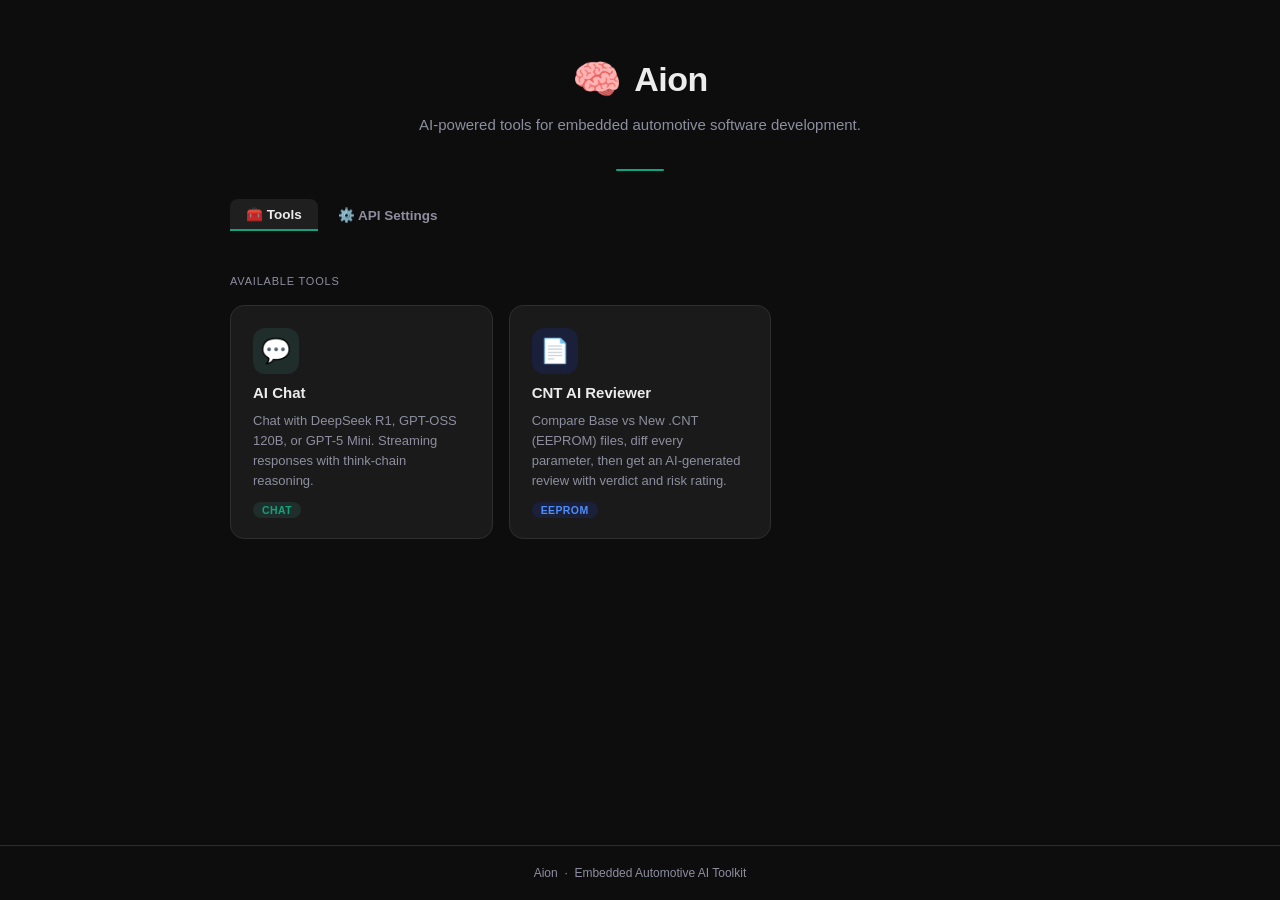
<file: index.html>
﻿<!DOCTYPE html>
<html lang="en">
<head>
  <meta charset="UTF-8" />
  <meta name="viewport" content="width=device-width, initial-scale=1.0" />
  <title>Aion &#x2014; AI Toolkit</title>
  <style>
    *, *::before, *::after { box-sizing: border-box; margin: 0; padding: 0; }
    :root {
      --bg:     #0d0d0d;
      --card:   #1a1a1a;
      --border: #2e2e2e;
      --accent: #10a37f;
      --text:   #ececec;
      --muted:  #8e8ea0;
      --font: -apple-system, BlinkMacSystemFont, "Segoe UI", Roboto, sans-serif;
    }
    body { font-family: var(--font); background: var(--bg); color: var(--text); min-height: 100vh; display: flex; flex-direction: column; }
    header { padding: 56px 40px 0; display: flex; flex-direction: column; align-items: center; gap: 10px; }
    .logo-row { display: flex; align-items: center; gap: 12px; }
    .logo-icon { font-size: 40px; }
    h1 { font-size: 34px; font-weight: 800; letter-spacing: -0.5px; }
    .subtitle { color: var(--muted); font-size: 15px; text-align: center; max-width: 520px; line-height: 1.6; }
    .divider { width: 48px; height: 2px; background: var(--accent); border-radius: 2px; margin: 22px auto 0; }
    main { flex: 1; padding: 44px 40px; max-width: 900px; margin: 0 auto; width: 100%; }
    .section-label { font-size: 11px; text-transform: uppercase; letter-spacing: 0.8px; color: var(--muted); margin-bottom: 18px; }
    .tools-grid { display: grid; grid-template-columns: repeat(auto-fill, minmax(260px, 1fr)); gap: 16px; }
    .tool-card { background: var(--card); border: 1px solid var(--border); border-radius: 14px; padding: 22px 22px 20px; text-decoration: none; color: inherit; display: flex; flex-direction: column; gap: 10px; transition: border-color .2s, transform .15s, box-shadow .2s; }
    .tool-card:hover { border-color: var(--accent); transform: translateY(-2px); box-shadow: 0 8px 28px rgba(0,0,0,.45); }
    .tool-icon { width: 46px; height: 46px; border-radius: 12px; background: #1f2e2a; display: flex; align-items: center; justify-content: center; font-size: 24px; }
    .tool-name { font-size: 15px; font-weight: 700; }
    .tool-desc { font-size: 13px; color: var(--muted); line-height: 1.55; }
    .tool-tag { font-size: 10.5px; font-weight: 600; background: #1f2e2a; color: var(--accent); padding: 2px 9px; border-radius: 999px; align-self: flex-start; text-transform: uppercase; letter-spacing: .4px; }
    footer { padding: 20px 40px; text-align: center; font-size: 12px; color: var(--muted); border-top: 1px solid var(--border); }

    /* ── Tabs ── */
    .tab-bar { display: flex; gap: 4px; padding: 28px 40px 0; max-width: 900px; margin: 0 auto; width: 100%; }
    .tab-btn { background: none; border: none; color: var(--muted); font-family: var(--font); font-size: 13.5px; font-weight: 600; padding: 7px 16px; border-radius: 8px; cursor: pointer; transition: color .15s, background .15s; }
    .tab-btn:hover { color: var(--text); background: #1f1f1f; }
    .tab-btn.active { color: var(--text); background: #1f1f1f; border-bottom: 2px solid var(--accent); border-radius: 8px 8px 0 0; }
    .tab-pane { display: none; }
    .tab-pane.active { display: block; }

    /* ── API Settings form ── */
    .api-form { background: var(--card); border: 1px solid var(--border); border-radius: 14px; padding: 28px 32px; max-width: 540px; display: flex; flex-direction: column; gap: 20px; }
    .api-form h2 { font-size: 15px; font-weight: 700; margin: 0; }
    .api-form p { font-size: 12.5px; color: var(--muted); line-height: 1.6; margin: 0; }
    .field-grp { display: flex; flex-direction: column; gap: 6px; }
    .field-grp label { font-size: 11px; font-weight: 700; text-transform: uppercase; letter-spacing: .07em; color: var(--muted); }
    .field-grp input { background: #111; border: 1px solid var(--border); border-radius: 8px; color: var(--text); font-family: var(--font); font-size: 13px; padding: 9px 12px; outline: none; transition: border-color .2s; }
    .field-grp input:focus { border-color: var(--accent); }
    .field-grp input::placeholder { color: #555; }
    .field-grp .hint { font-size: 11px; color: var(--muted); }
    .key-wrap { position: relative; }
    .key-wrap input { padding-right: 38px; width: 100%; }
    .key-toggle { position: absolute; right: 9px; top: 50%; transform: translateY(-50%); background: none; border: none; color: var(--muted); cursor: pointer; padding: 2px; display: flex; align-items: center; }
    .key-toggle:hover { color: var(--text); }
    .save-row { display: flex; align-items: center; gap: 14px; }
    .btn-save { background: var(--accent); color: #fff; border: none; border-radius: 8px; font-family: var(--font); font-size: 13px; font-weight: 600; padding: 9px 22px; cursor: pointer; transition: opacity .15s; }
    .btn-save:hover { opacity: .85; }
    .save-msg { font-size: 12px; color: #4caf82; display: none; }
    .save-msg.on { display: inline; }
    .api-configured-badge { display: inline-flex; align-items: center; gap: 6px; font-size: 12px; padding: 4px 12px; border-radius: 999px; background: #1a2e27; color: #4caf82; border: 1px solid #1e6b50; }
    .api-configured-badge.err { background: #2e1a1a; color: #e06c75; border-color: #6b1e1e; }
  </style>
</head>
<body>
<header>
  <div class="logo-row">
    <span class="logo-icon">&#x1F9E0;</span>
    <h1>Aion</h1>
  </div>
  <p class="subtitle">AI-powered tools for embedded automotive software development.</p>
  <div class="divider"></div>
</header>

<div class="tab-bar">
  <button class="tab-btn active" id="tab-tools-btn" onclick="showTab('tools')">&#x1F9F0; Tools</button>
  <button class="tab-btn" id="tab-settings-btn" onclick="showTab('settings')">&#x2699;&#xFE0F; API Settings</button>
</div>

<main>
  <!-- Tools tab -->
  <div class="tab-pane active" id="tab-tools">
    <div class="section-label">Available tools</div>
    <div class="tools-grid">
      <a class="tool-card" href="tool/Aion_chat.html">
        <div class="tool-icon">&#x1F4AC;</div>
        <div class="tool-name">AI Chat</div>
        <div class="tool-desc">Chat with DeepSeek R1, GPT-OSS 120B, or GPT-5 Mini. Streaming responses with think-chain reasoning.</div>
        <span class="tool-tag">Chat</span>
      </a>
      <a class="tool-card" href="tool/EEPROM_review.html">
        <div class="tool-icon" style="background:#1a1f3a">&#x1F4C4;</div>
        <div class="tool-name">CNT AI Reviewer</div>
        <div class="tool-desc">Compare Base vs New .CNT (EEPROM) files, diff every parameter, then get an AI-generated review with verdict and risk rating.</div>
        <span class="tool-tag" style="background:#1a1f3a;color:#4f8ef7">EEPROM</span>
      </a>
      <!-- Add new tool cards here -->
    </div>
  </div>

  <!-- API Settings tab -->
  <div class="tab-pane" id="tab-settings">
    <div class="api-form">
      <div>
        <h2>&#x2699;&#xFE0F; API Settings</h2>
        <p style="margin-top:6px">Shared by all Aion tools. Stored only in your browser&rsquo;s localStorage &mdash; never sent anywhere except the endpoint you configure.</p>
      </div>
      <div id="api-badge" class="api-configured-badge err">&#x26A0; Not configured</div>
      <div class="field-grp">
        <label>Model</label>
        <select id="cfg-model" style="background:#111;border:1px solid var(--border);border-radius:8px;color:var(--text);font-family:var(--font);font-size:13px;padding:9px 12px;outline:none;width:100%;transition:border-color .2s;">
          <option value="deepseek">🧠 DeepSeek R1</option>
          <option value="gptoss">✨ GPT-OSS 120B</option>
          <option value="gpt5mini">⚡ GPT-5 Mini</option>
        </select>
      </div>
      <div class="field-grp">
        <label>Endpoint URL</label>
        <input type="text" id="cfg-base" placeholder="http://10.161.112.104:3000/v1" autocomplete="off" spellcheck="false" />
        <span class="hint">OpenAI-compatible base URL (no trailing slash).</span>
      </div>
      <div class="field-grp">
        <label>API Key</label>
        <div class="key-wrap">
          <input type="password" id="cfg-key" placeholder="sk-&#x2026;" autocomplete="off" spellcheck="false" />
          <button class="key-toggle" id="cfg-key-toggle" title="Show / hide">
            <svg width="14" height="14" viewBox="0 0 24 24" fill="none" stroke="currentColor" stroke-width="2"><path d="M1 12s4-8 11-8 11 8 11 8-4 8-11 8-11-8-11-8z"/><circle cx="12" cy="12" r="3"/></svg>
          </button>
        </div>
      </div>
      <div class="save-row">
        <button class="btn-save" onclick="saveApiCfg()">&#x1F4BE; Save</button>
        <span class="save-msg" id="save-msg">&#x2713; Saved</span>
      </div>
    </div>
  </div>
</main>

<footer>Aion &nbsp;&middot;&nbsp; Embedded Automotive AI Toolkit</footer>

<script>
  const SHARED_KEY = 'aion_api_settings';

  function showTab(tab) {
    document.getElementById('tab-tools').classList.toggle('active', tab === 'tools');
    document.getElementById('tab-settings').classList.toggle('active', tab === 'settings');
    document.getElementById('tab-tools-btn').classList.toggle('active', tab === 'tools');
    document.getElementById('tab-settings-btn').classList.toggle('active', tab === 'settings');
    history.replaceState(null, '', tab === 'settings' ? '#settings' : '#');
  }

  function saveApiCfg() {
    const base  = document.getElementById('cfg-base').value.trim().replace(/\/+$/, '');
    const key   = document.getElementById('cfg-key').value.trim();
    const model = document.getElementById('cfg-model').value;
    try { localStorage.setItem(SHARED_KEY, JSON.stringify({ base, key, model })); } catch {}
    updateBadge(base, key);
    const msg = document.getElementById('save-msg');
    msg.classList.add('on');
    setTimeout(() => msg.classList.remove('on'), 2000);
  }

  function updateBadge(base, key) {
    const badge = document.getElementById('api-badge');
    if (base && key) {
      badge.className = 'api-configured-badge';
      badge.textContent = '\u2713 Configured \u2014 ' + base;
    } else {
      badge.className = 'api-configured-badge err';
      badge.textContent = '\u26A0 Not configured';
    }
  }

  // Load on boot
  try {
    const saved = JSON.parse(localStorage.getItem(SHARED_KEY) || '{}');
    if (saved.base)  document.getElementById('cfg-base').value  = saved.base;
    if (saved.key)   document.getElementById('cfg-key').value   = saved.key;
    if (saved.model) document.getElementById('cfg-model').value = saved.model;
    updateBadge(saved.base || '', saved.key || '');
  } catch {}

  // Key show/hide
  document.getElementById('cfg-key-toggle').onclick = () => {
    const inp = document.getElementById('cfg-key');
    inp.type = inp.type === 'password' ? 'text' : 'password';
  };

  // Hash-based tab open (tools link back with ../index.html#settings)
  if (location.hash === '#settings') showTab('settings');
</script>
</body>
</html>
</file>
